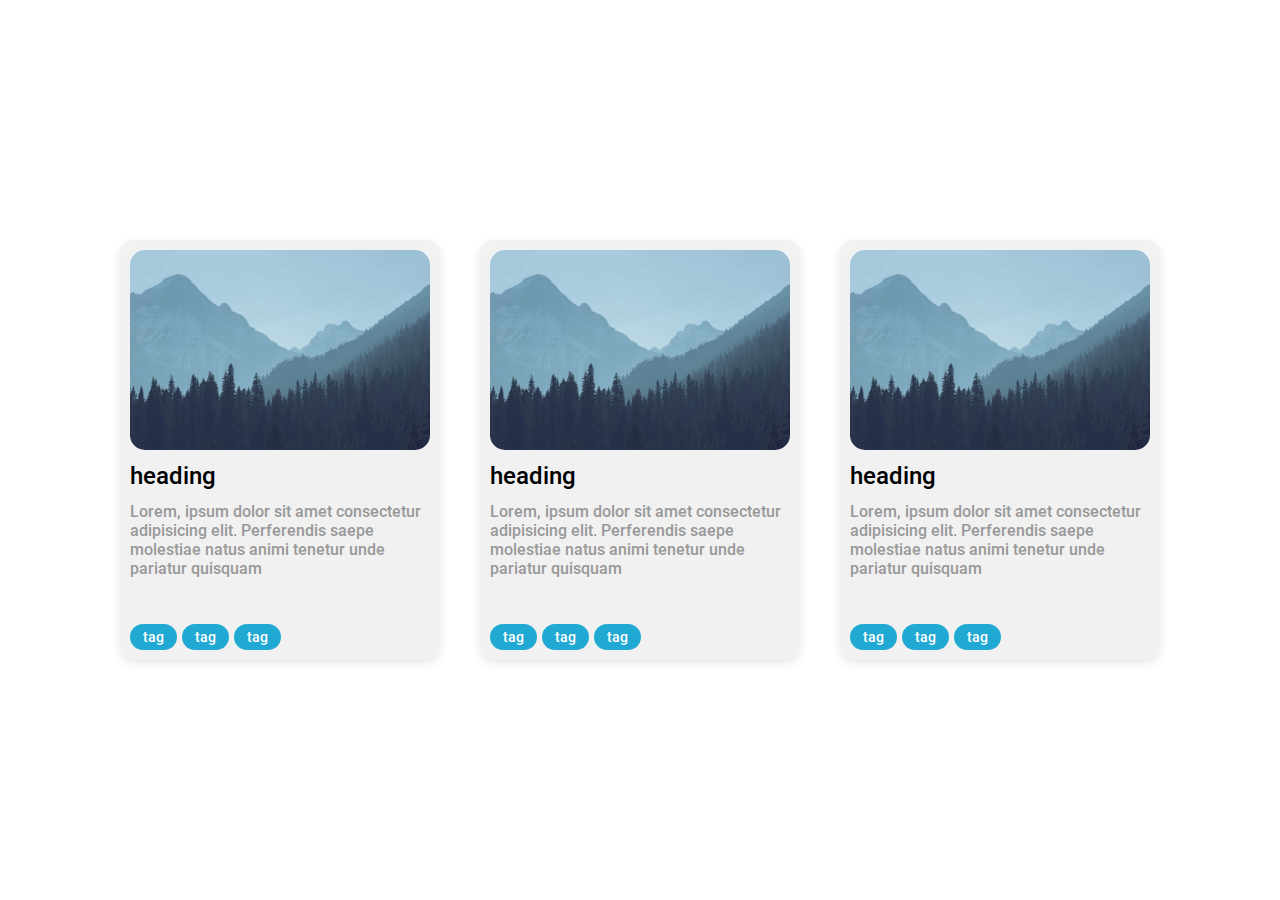
<file: easy-1-card/index.html>
<!DOCTYPE html>
<html lang="en">
	<head>
		<meta charset="UTF-8" />
		<meta name="viewport" content="width=device-width, initial-scale=1.0" />
		<link rel="stylesheet" href="style.css" />
		<title>easy 1: card</title>
	</head>
	<body>
		<div id="container">
			<div class="card">
				<img src="./assets/image.jpg" alt="placeholder" />
				<h2>heading</h2>
				<p>
					Lorem, ipsum dolor sit amet consectetur adipisicing elit.
					Perferendis saepe molestiae natus animi tenetur unde
					pariatur quisquam
				</p>
				<div class="tags">
					<span>tag</span>
					<span>tag</span>
					<span>tag</span>
				</div>
			</div>
			<div class="card">
				<img src="./assets/image.jpg" alt="placeholder" />
				<h2>heading</h2>
				<p>
					Lorem, ipsum dolor sit amet consectetur adipisicing elit.
					Perferendis saepe molestiae natus animi tenetur unde
					pariatur quisquam
				</p>
				<div class="tags">
					<span>tag</span>
					<span>tag</span>
					<span>tag</span>
				</div>
			</div>
			<div class="card">
				<img src="./assets/image.jpg" alt="placeholder" />
				<h2>heading</h2>
				<p>
					Lorem, ipsum dolor sit amet consectetur adipisicing elit.
					Perferendis saepe molestiae natus animi tenetur unde
					pariatur quisquam
				</p>
				<div class="tags">
					<span>tag</span>
					<span>tag</span>
					<span>tag</span>
				</div>
			</div>
		</div>
	</body>
</html>
</file>
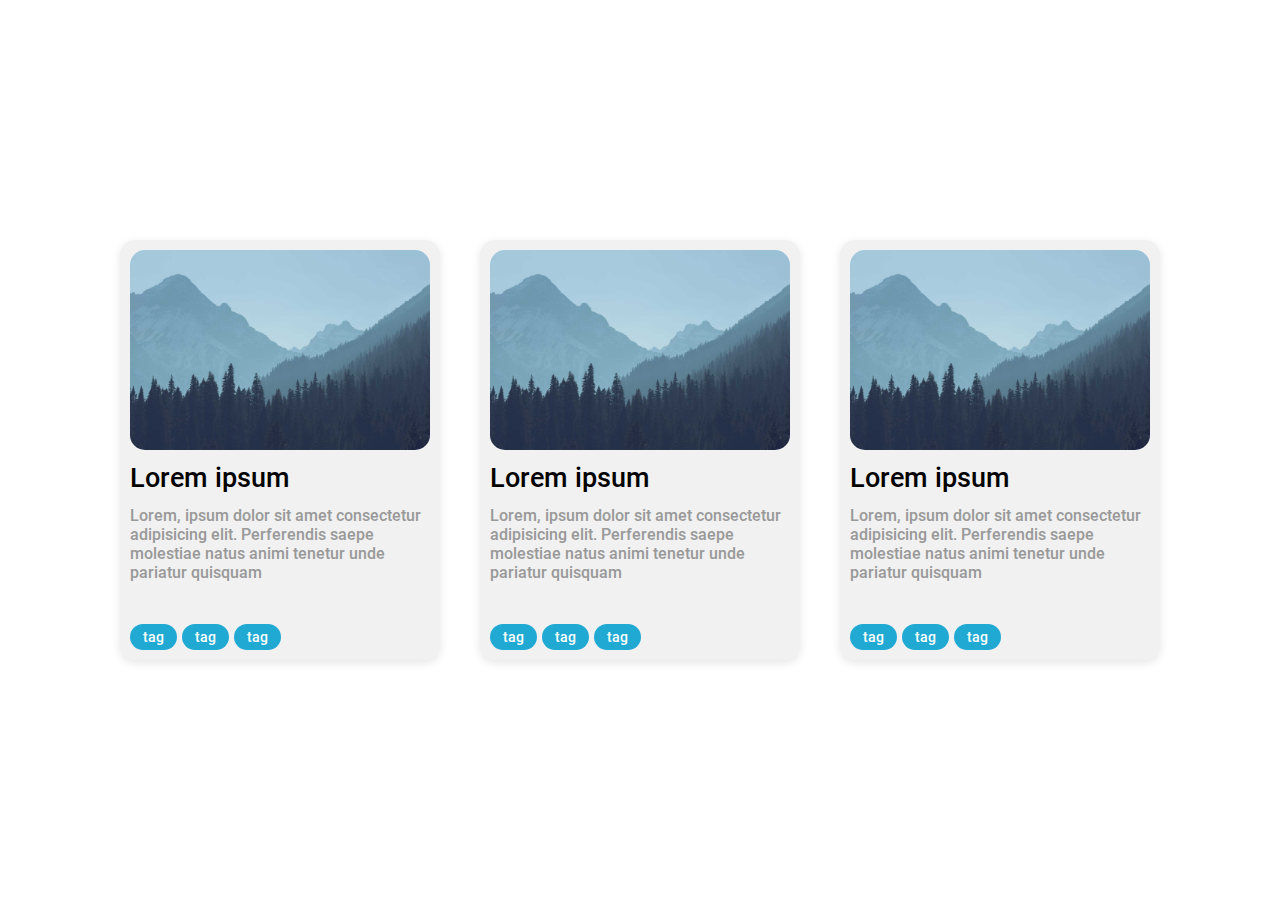
<file: easy-1-cards/index.html>
<!DOCTYPE html>
<html lang="en">
	<head>
		<meta charset="UTF-8" />
		<meta name="viewport" content="width=device-width, initial-scale=1.0" />
		<link rel="stylesheet" href="style.css" />
		<title>easy 1: cards</title>
	</head>
	<body>
		<div id="container">
			<div class="card">
				<img src="./assets/image.jpg" alt="placeholder" />
				<h2>Lorem ipsum</h2>
				<p>
					Lorem, ipsum dolor sit amet consectetur adipisicing elit.
					Perferendis saepe molestiae natus animi tenetur unde
					pariatur quisquam
				</p>
				<div class="tags">
					<span>tag</span>
					<span>tag</span>
					<span>tag</span>
				</div>
			</div>
			<div class="card">
				<img src="./assets/image.jpg" alt="placeholder" />
				<h2>Lorem ipsum</h2>
				<p>
					Lorem, ipsum dolor sit amet consectetur adipisicing elit.
					Perferendis saepe molestiae natus animi tenetur unde
					pariatur quisquam
				</p>
				<div class="tags">
					<span>tag</span>
					<span>tag</span>
					<span>tag</span>
				</div>
			</div>
			<div class="card">
				<img src="./assets/image.jpg" alt="placeholder" />
				<h2>Lorem ipsum</h2>
				<p>
					Lorem, ipsum dolor sit amet consectetur adipisicing elit.
					Perferendis saepe molestiae natus animi tenetur unde
					pariatur quisquam
				</p>
				<div class="tags">
					<span>tag</span>
					<span>tag</span>
					<span>tag</span>
				</div>
			</div>
		</div>
	</body>
</html>
</file>
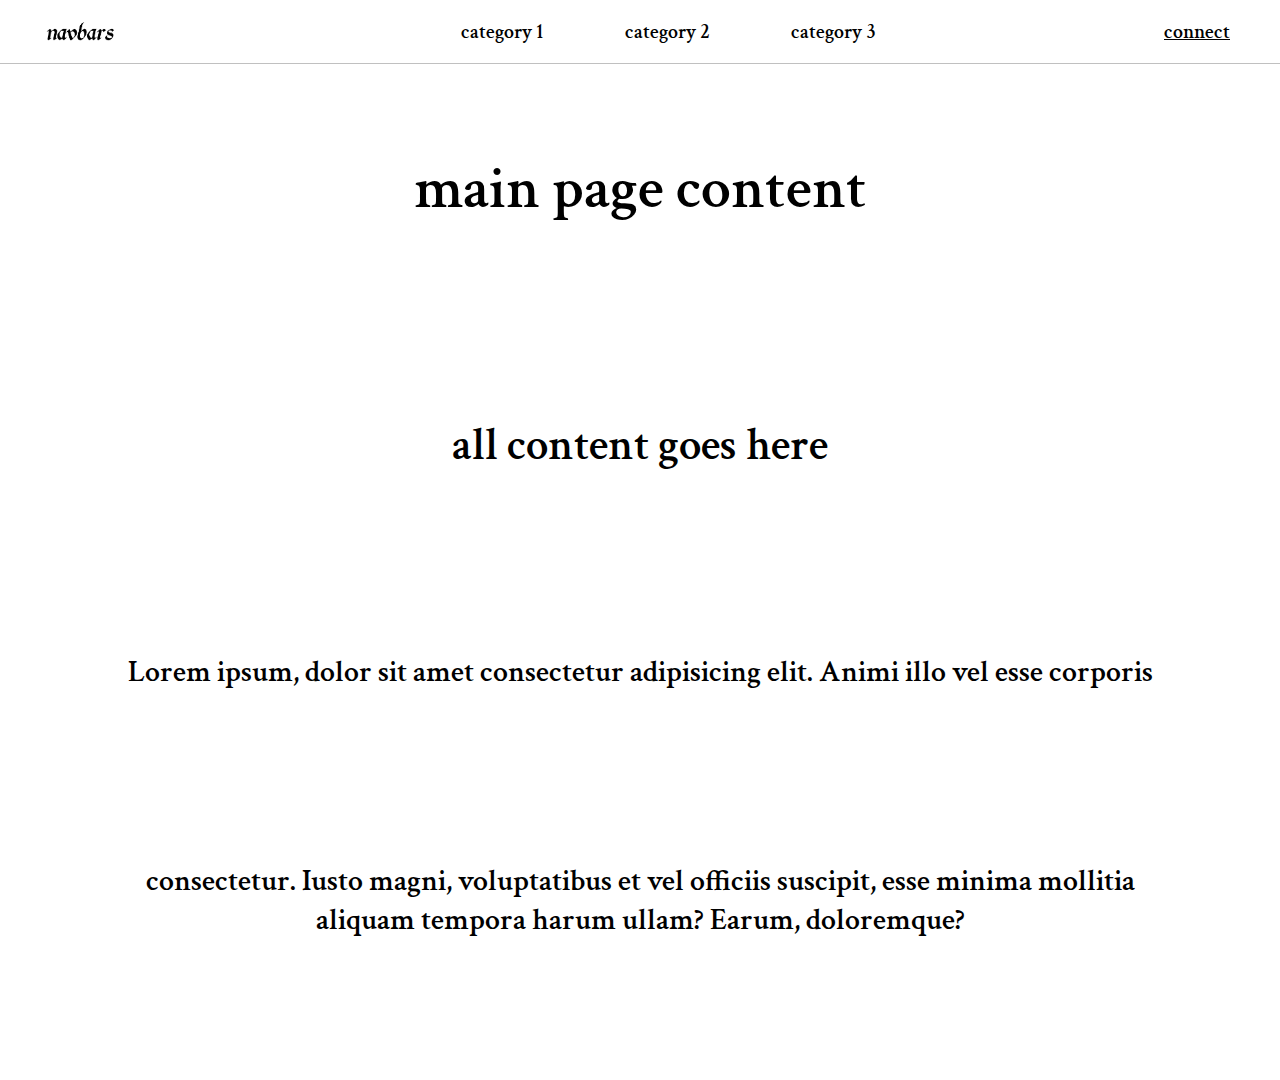
<file: easy-2-navbar/index.html>
<!DOCTYPE html>
<html lang="en">
	<head>
		<meta charset="UTF-8" />
		<meta name="viewport" content="width=device-width, initial-scale=1.0" />
		<link rel="stylesheet" href="style.css" />
		<title>easy 2: navbar</title>
	</head>
	<body>
		<nav>
			<a id="logo" href="#">
				<img src="./assets/logo.png" alt="logo" />
			</a>
			<ul>
				<li>category 1
                    <ul>
                        <li>sub-category 1-1</li>
                        <li>sub-category 1-2</li>
                        <li>sub-category 1-3</li>
                    </ul>
                </li>
				<li>category 2
                    <ul>
                        <li>sub-category 2-1</li>
                        <li>sub-category 2-2</li>
                        <li>sub-category 2-3</li>
                    </ul>
                </li>
				<li>category 3
                    <ul>
                        <li>sub-category 3-1</li>
                        <li>sub-category 3-2</li>
                        <li>sub-category 3-3</li>
                    </ul>
                </li>
			</ul>
			<a id="auth" href="#">connect</a>
		</nav>
		<main>
			<h1>main page content</h1>
			<h2>all content goes here</h2>
			<p>
				Lorem ipsum, dolor sit amet consectetur adipisicing elit. Animi
				illo vel esse corporis
			</p>
			<p>
				consectetur. Iusto magni, voluptatibus et vel officiis suscipit,
				esse minima mollitia aliquam tempora harum ullam? Earum,
				doloremque?
			</p>
		</main>
	</body>
</html>
</file>
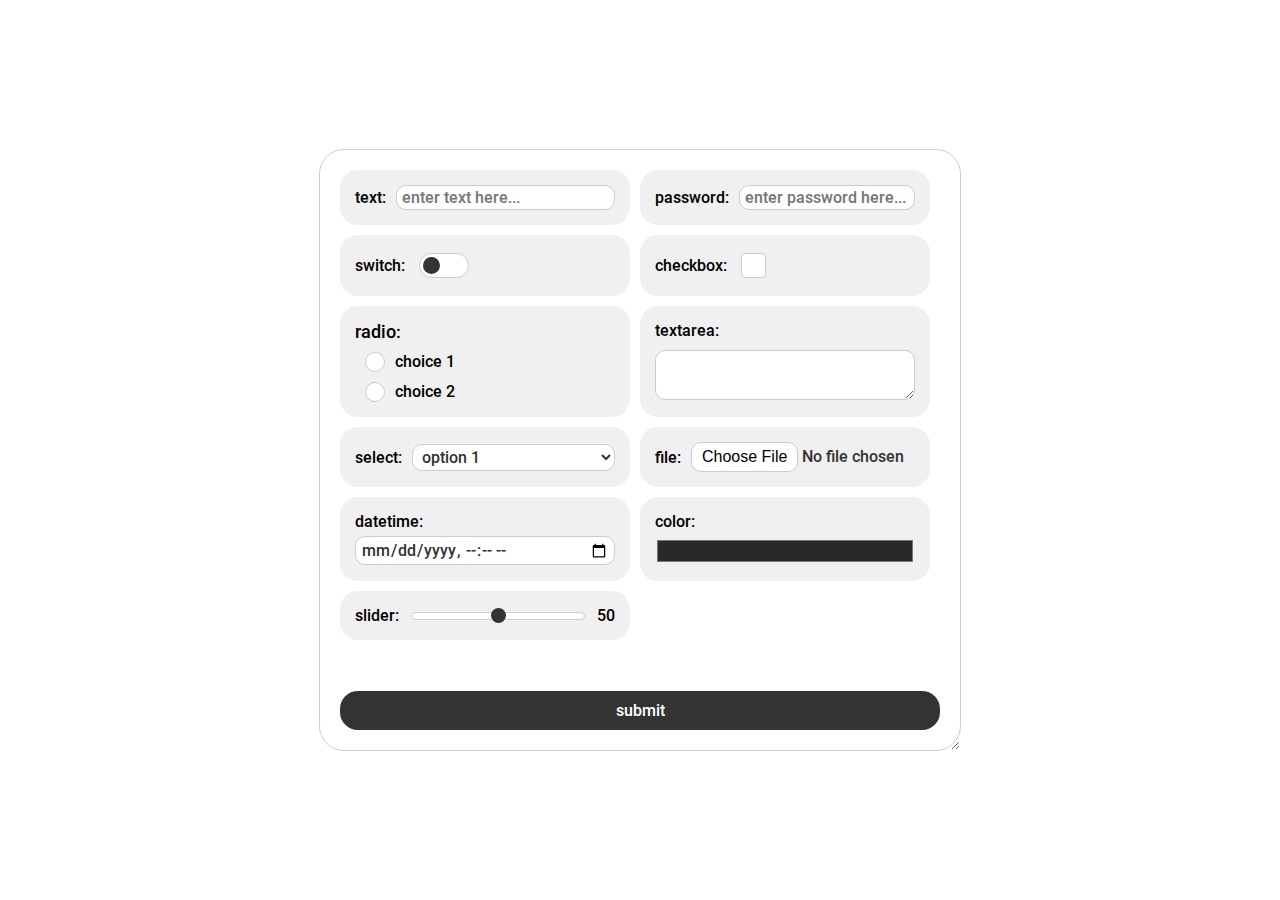
<file: medium-1-form/index.html>
<!DOCTYPE html>
<html lang="en">
	<head>
		<meta charset="UTF-8" />
		<meta name="viewport" content="width=device-width, initial-scale=1.0" />
		<title>medium 1: form</title>
		<link rel="stylesheet" href="style.css" />
		<script defer src="script.js"></script>
	</head>
	<body>
		<form action="">
			<div id="grid">
				<div class="text-section section">
					<label for="text">text:</label>
					<input
						type="text"
						id="text"
						name="text"
						placeholder="enter text here..."
					/>
				</div>
				<div class="password-section section">
					<label for="password">password:</label>
					<input
						type="password"
						id="password"
						name="password"
						placeholder="enter password here..."
					/>
				</div>
				<div class="switch-section section">
					<label for="switch">switch:</label>
					<input type="checkbox" id="switch" name="switch" />
				</div>
				<div class="checkbox-section section">
					<label for="checkbox">checkbox:</label>
					<input type="checkbox" id="checkbox" name="checkbox" />
				</div>
				<div class="radio-section section">
					<h2>radio:</h2>
					<input
						type="radio"
						name="radio"
						id="radio-1"
						value="choice-1"
					/>
					<label for="radio-1">choice 1</label>
					<input
						type="radio"
						name="radio"
						id="radio-2"
						value="choice-2"
					/>
					<label for="radio-2">choice 2</label>
				</div>
				<div class="textarea-section section">
					<label for="textarea">textarea:</label>
					<textarea name="textarea" id="textarea" rows="2"></textarea>
				</div>
				<div class="select-section section">
					<label for="select">select:</label>
					<select name="select" id="select">
						<option value="option-1">option 1</option>
						<option value="option-2">option 2</option>
						<option value="option-3">option 3</option>
					</select>
				</div>
				<div class="file-section section">
					<label for="file">file:</label>
					<input type="file" id="file" name="file" />
				</div>
				<div class="datetime-section section">
					<label for="datetime">datetime:</label>
					<input
						type="datetime-local"
						id="datetime"
						name="datetime"
					/>
				</div>
				<div class="color-section section">
					<label for="color">color:</label>
					<input
						type="color"
						id="color"
						name="color"
						value="#292929"
					/>
				</div>
				<div class="slider-section section">
					<label for="slider">slider:</label>
					<input
						type="range"
						id="slider"
						name="slider"
						min="0"
						max="100"
						step="1"
						value="50"
					/>
					<span id="slider-value">50</span>
				</div>
                <div class="submit-section">
                    <input class="submit-button" type="submit" value="submit" />
                </div>
			</div>
		</form>
	</body>
</html>
</file>
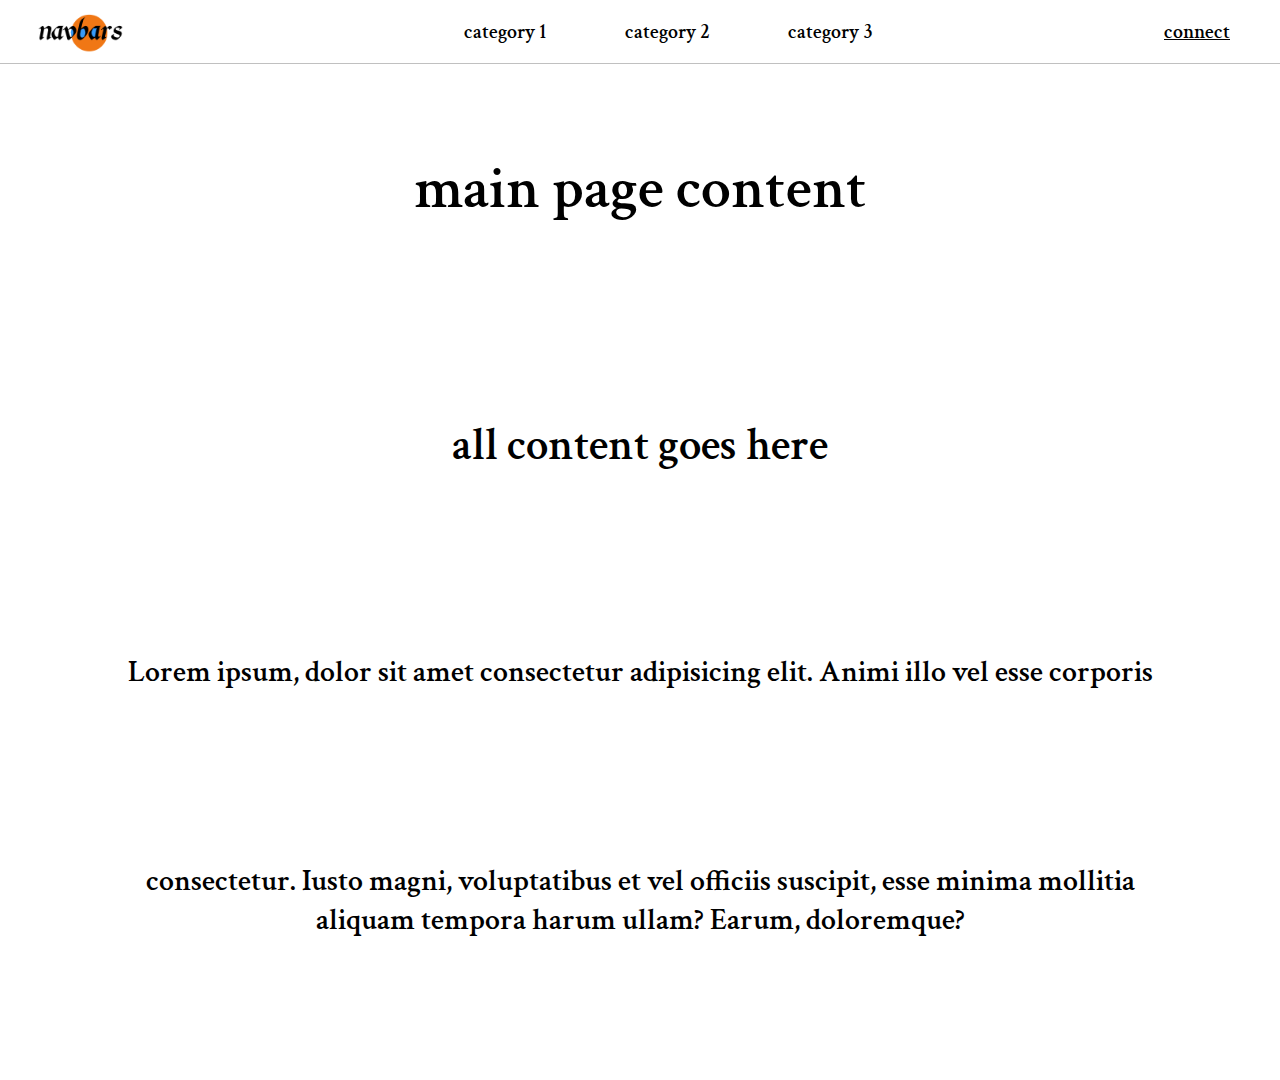
<file: medium-1-navbar/index.html>
<!DOCTYPE html>
<html lang="en">
	<head>
		<meta charset="UTF-8" />
		<meta name="viewport" content="width=device-width, initial-scale=1.0" />
		<link rel="stylesheet" href="style.css" />
		<title>medium 1 navbar</title>
	</head>
	<body>
		<nav>
			<a id="logo" href="#">
				<img src="./assets/logo.png" alt="logo" />
			</a>
			<ul>
				<li>category 1
                    <ul>
                        <li>sub-category 1-1</li>
                        <li>sub-category 1-2</li>
                        <li>sub-category 1-3</li>
                    </ul>
                </li>
				<li>category 2
                    <ul>
                        <li>sub-category 2-1</li>
                        <li>sub-category 2-2</li>
                        <li>sub-category 2-3</li>
                    </ul>
                </li>
				<li>category 3
                    <ul>
                        <li>sub-category 3-1</li>
                        <li>sub-category 3-2</li>
                        <li>sub-category 3-3</li>
                    </ul>
                </li>
			</ul>
			<a id="auth" href="#">connect</a>
		</nav>
		<main>
			<h1>main page content</h1>
			<h2>all content goes here</h2>
			<p>
				Lorem ipsum, dolor sit amet consectetur adipisicing elit. Animi
				illo vel esse corporis
			</p>
			<p>
				consectetur. Iusto magni, voluptatibus et vel officiis suscipit,
				esse minima mollitia aliquam tempora harum ullam? Earum,
				doloremque?
			</p>
		</main>
	</body>
</html>
</file>
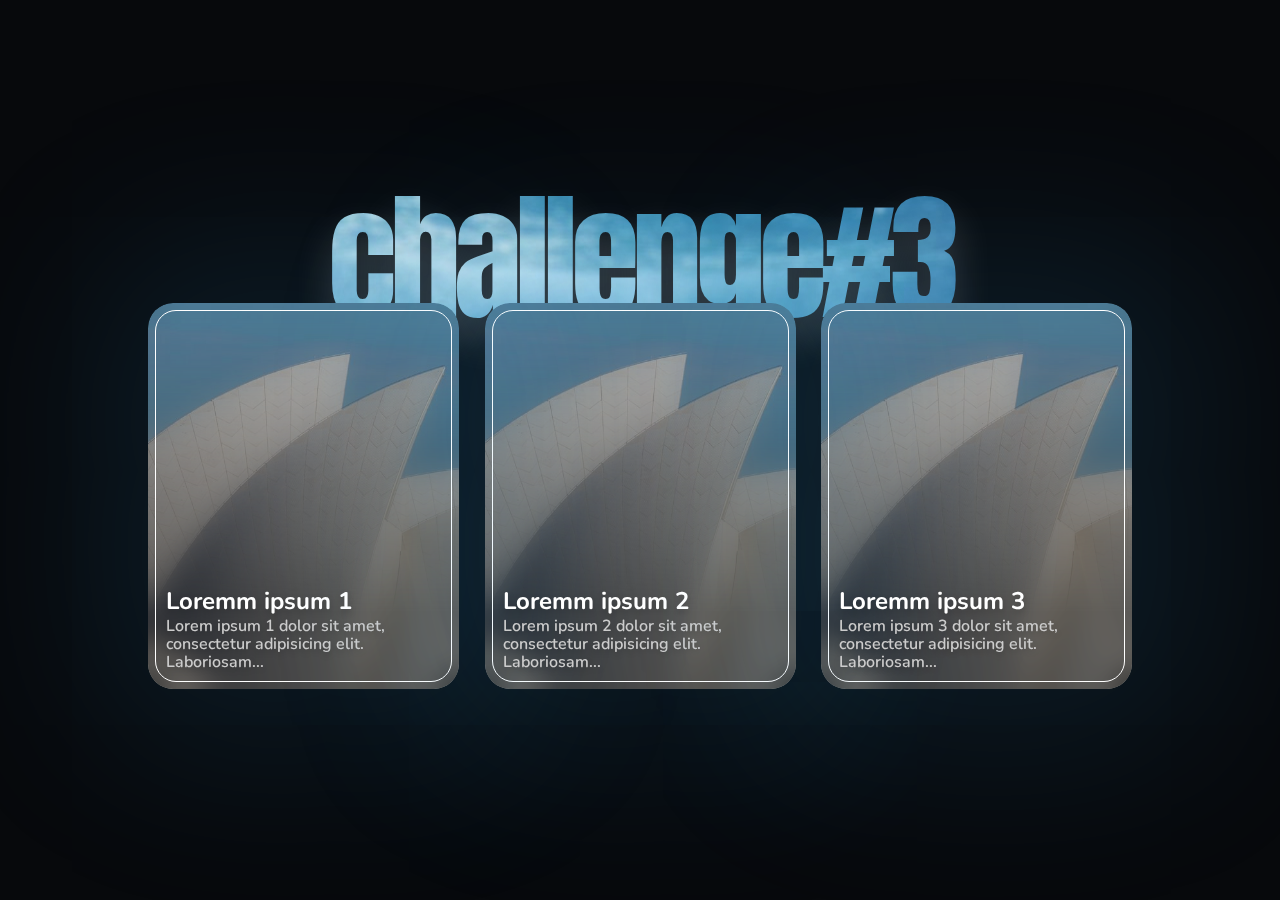
<file: medium-2-card/index.html>
<!DOCTYPE html>
<html lang="en">
	<head>
		<meta charset="UTF-8" />
		<meta name="viewport" content="width=device-width, initial-scale=1.0" />
		<link rel="stylesheet" href="style.css" />
		<script src="script.js" defer></script>
		<title>medium 2: card</title>
	</head>
	<body>
		<h1>challenge#3</h1>
		<div id="container">
			<div class="card">
				<h2>Loremm ipsum 1</h2>
				<p class="content">
					Lorem ipsum 1 dolor sit amet, consectetur adipisicing elit.
					Laboriosam dolorum doloremque officia itaque, vero numquam
					atque minima necessitatibus vitae, asperiores, odit a magnam
					non unde repellendus delectus animi ipsa iusto?
				</p>
				<img src="./assets/image.jpg" alt="placeholder" />
			</div>
			<div class="card">
				<h2>Loremm ipsum 2</h2>
				<p class="content">
					Lorem ipsum 2 dolor sit amet, consectetur adipisicing elit.
					Laboriosam dolorum doloremque officia itaque, vero numquam
					atque minima necessitatibus vitae, asperiores, odit a magnam
					non unde repellendus delectus animi ipsa iusto?
				</p>
				<img src="./assets/image.jpg" alt="placeholder" />
			</div>
			<div class="card">
				<h2>Loremm ipsum 3</h2>
				<p class="content">
					Lorem ipsum 3 dolor sit amet, consectetur adipisicing elit.
					Laboriosam dolorum doloremque officia itaque, vero numquam
					atque minima necessitatibus vitae, asperiores, odit a magnam
					non unde repellendus delectus animi ipsa iusto?
				</p>
				<img src="./assets/image.jpg" alt="placeholder" />
			</div>
		</div>
	</body>
</html>
</file>
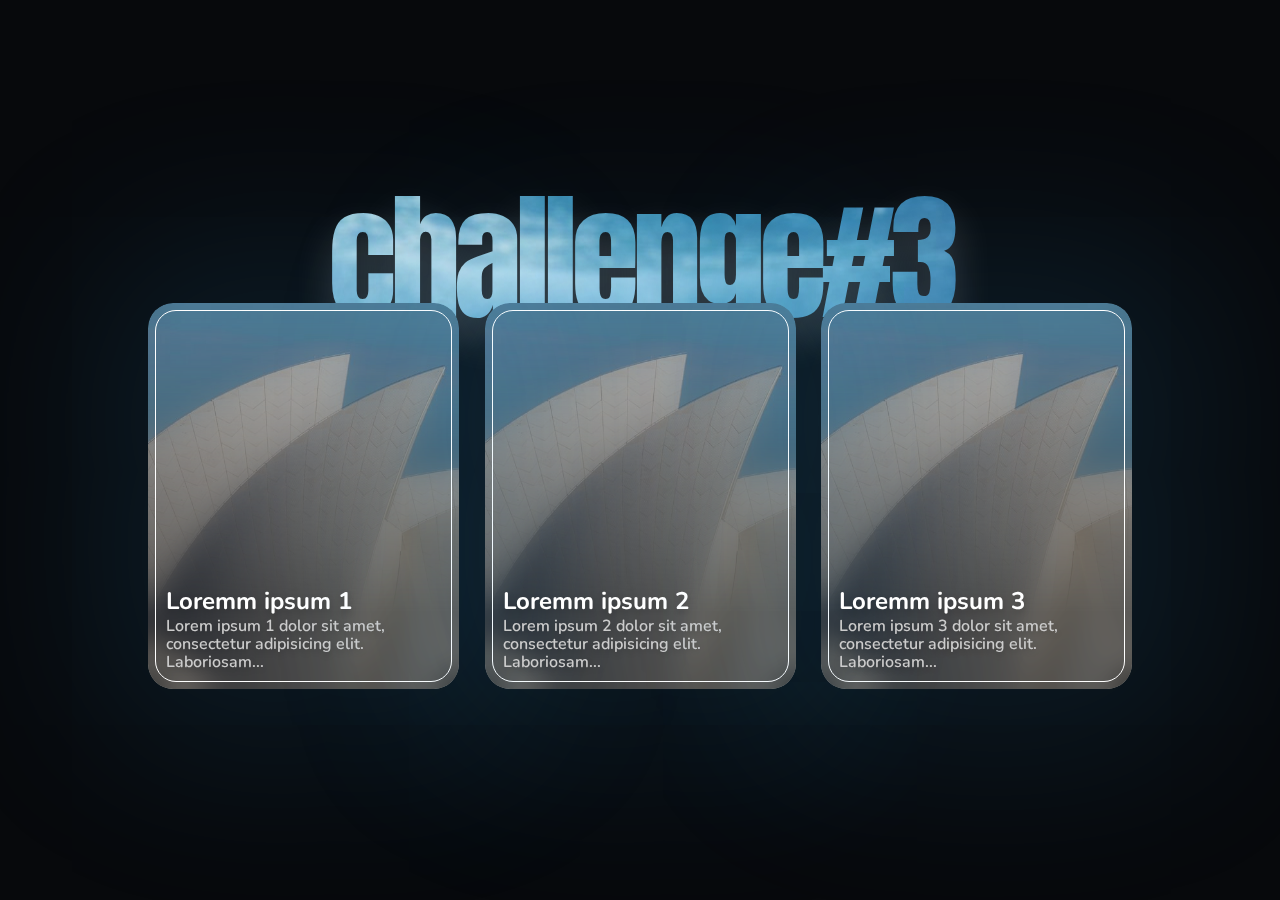
<file: medium-2-cards/index.html>
<!DOCTYPE html>
<html lang="en">
	<head>
		<meta charset="UTF-8" />
		<meta name="viewport" content="width=device-width, initial-scale=1.0" />
		<link rel="stylesheet" href="style.css" />
		<script src="script.js" defer></script>
		<title>medium 2: cards</title>
	</head>
	<body>
		<h1>challenge#3</h1>
		<div id="container">
			<div class="card">
				<h2>Loremm ipsum 1</h2>
				<p class="content">
					Lorem ipsum 1 dolor sit amet, consectetur adipisicing elit.
					Laboriosam dolorum doloremque officia itaque, vero numquam
					atque minima necessitatibus vitae, asperiores, odit a magnam
					non unde repellendus delectus animi ipsa iusto?
				</p>
				<img src="./assets/image.jpg" alt="placeholder" />
			</div>
			<div class="card">
				<h2>Loremm ipsum 2</h2>
				<p class="content">
					Lorem ipsum 2 dolor sit amet, consectetur adipisicing elit.
					Laboriosam dolorum doloremque officia itaque, vero numquam
					atque minima necessitatibus vitae, asperiores, odit a magnam
					non unde repellendus delectus animi ipsa iusto?
				</p>
				<img src="./assets/image.jpg" alt="placeholder" />
			</div>
			<div class="card">
				<h2>Loremm ipsum 3</h2>
				<p class="content">
					Lorem ipsum 3 dolor sit amet, consectetur adipisicing elit.
					Laboriosam dolorum doloremque officia itaque, vero numquam
					atque minima necessitatibus vitae, asperiores, odit a magnam
					non unde repellendus delectus animi ipsa iusto?
				</p>
				<img src="./assets/image.jpg" alt="placeholder" />
			</div>
		</div>
	</body>
</html>
</file>
<file: easy-1-card/style.css>
@font-face {
	font-family: custom-font;
	src: url('./assets/font.ttf');
}
body {
	font-family: custom-font, sans-serif;
    margin: 0;
}

#container {
    height: 100vh;
    padding: 0 50px;
	display: flex;
	justify-content: center;
	align-content: center;
    gap: 40px;
    flex-wrap: wrap;
}

.card {
	width: 300px;
	height: 400px;
    padding: 10px;
	border-radius: 15px;
	background-color: #f1f1f1;
	box-shadow: 0 3px 10px rgba(0, 0, 0, 0.1);
    display: flex;
    flex-direction: column;

	img {
        width: 100%;
		border-radius: 15px;
	}

	h2 {
        font-weight: 400;
		font-size: 24px;
        margin: 12px 0;
	}

    p{
        color: #999;
        margin: 0;
    }
    .tags{
        display: flex;
        margin-top: auto;
        gap: 5px;

        span{
            padding: 5px 13px;
            border: none;
            border-radius: 100px;
            background-color: #20a9d3;
            color: white;
            cursor: pointer;
            user-select: none;
            font-size: 14px;
        }
    }
}
</file>
<file: easy-1-cards/style.css>
@font-face {
	font-family: custom-font;
	src: url('./assets/font.ttf');
}
body {
	font-family: custom-font, sans-serif;
    margin: 0;
    box-sizing: border-box;
}

#container {
    min-height: 100vh;
    padding: 20px 50px;
	display: flex;
	justify-content: center;
	align-content: center;
    gap: 40px;
    flex-wrap: wrap;
    box-sizing: border-box;
}

.card {
	width: 300px;
	height: 400px;
    padding: 10px;
	border-radius: 15px;
	background-color: #f1f1f1;
	box-shadow: 0 3px 10px rgba(0, 0, 0, 0.1);
    display: flex;
    flex-direction: column;

	img {
        width: 100%;
        height: 50%;
        border-radius: 15px;
        object-fit: cover;
	}

	h2 {
        font-weight: 400;
		font-size: 1.7rem;
        margin: 12px 0;
	}

    p{
        color: #999;
        margin: 0;
    }
    .tags{
        display: flex;
        margin-top: auto;
        gap: 5px;

        span{
            padding: 5px 13px;
            border: none;
            border-radius: 100px;
            background-color: #20a9d3;
            color: white;
            cursor: pointer;
            user-select: none;
            font-size: 14px;
        }
    }
}
</file>
<file: easy-2-navbar/style.css>
@font-face {
	font-family: custom-font;
	src: url('./assets/font.ttf');
}

body {
	margin: 0;
	font-family: custom-font, cursive, serif;
	font-size: 20px;
}
nav {
	position: fixed;
	top: 0;
	left: 0;
	width: 100%;
	height: 64px;
	background-color: white;
	border-bottom: solid 1px #c0c0c0;
	display: flex;
	justify-content: space-between;
	align-items: center;
	padding: 0 30px;
	box-sizing: border-box;

	#logo {
		height: 80%;

		img {
			height: 100%;
		}
	}

	ul {
		display: flex;
		justify-content: space-evenly;
		width: 40%;
		height: 100%;
		gap: 10px;

		li {
			cursor: pointer;
			white-space: nowrap;
			height: 100%;
			width: 100%;
			display: flex;
			align-items: center;
			justify-content: center;
			position: relative;

			ul {
				display: none;
				flex-direction: column;
				justify-items: center;
				position: absolute;
				top: 100%;
				left: 50%;
				min-width: 100%;
				width: fit-content;
				height: auto;
				background-color: white;
				border: solid 1px #c0c0c0;
				padding: 0;
				margin: 0;
				z-index: 1;
				box-sizing: border-box;
				transform: translate(-50%, 0);
				li {
					width: auto;
					padding: 10px;
					&:hover {
						background-color: #f0f0f0;
					}
				}
			}
		}
		li:hover,
		li:has(ul:hover) {
			background-color: #f0f0f0;
			ul {
				display: flex;
			}
		}
	}

	#auth {
		color: black;
		text-decoration: underline 1px;
		margin-right: 20px;
	}
}
main {
	display: flex;
	flex-direction: column;
	justify-content: space-evenly;
	align-items: center;
	text-align: center;
	height: 120vh;
	font-size: 30px;
	padding: 0 100px;
}
</file>
<file: medium-1-form/style.css>
@font-face {
	font-family: custom-font;
	src: url('./assets/font.ttf');
}

*::selection {
	background-color: #1a8ed1;
	color: #fff;
}

body {
	font-family: custom-font;
	display: flex;
	justify-content: center;
	align-items: center;
	min-height: 100vh;
	margin: 0;
	padding: 20px;
	box-sizing: border-box;
}

form {
	width: 600px;
	height: 550px;
	padding: 20px;
	border: 1px solid #ccc;
	border-radius: 25px;
	overflow: auto;
	resize: both;
	container-type: size;
	padding-bottom: 30px;

	#grid {
		display: grid;
		grid-template-columns: 1fr;
		grid-template-rows: repeat(50, auto) 1fr;
		height: 100%;
	}
	@container (min-width: 550px) {
		#grid {
			grid-template-columns: 1fr 1fr;
		}
		.section {
			margin: 0 10px 10px 0 !important;
		}
	}
	.section {
		background-color: #f0f0f0;
		padding: 15px;
		border-radius: 18px;
		margin: 0 0 10px 0;
	}
	input {
		font-family: custom-font;
		font-size: 16px;
		color: #333;
	}
	input:focus,
	textarea:focus {
		outline: none;
	}
	.text-section,
	.password-section {
		display: flex;
		align-items: center;
		gap: 10px;
		input {
			width: 100%;
			border-radius: 10px;
			border: solid 1px #ccc;
			padding: 2px 5px;
		}
	}
	.switch-section {
		display: flex;
		align-items: center;
		gap: 10px;

		input {
			appearance: none;
			width: 50px;
			height: 25px;
			border-radius: 100px;
			border: 1px solid #ccc;
			outline: none;
			cursor: pointer;
			background-color: #fff;
			transition: background 300ms ease;
			padding: 3px;
			box-sizing: border-box;

			&::before {
				content: '';
				display: block;
				height: 100%;
				aspect-ratio: 1/1;
				border-radius: 50%;
				background-color: #333;
				transition: transform 300ms ease, background 300ms ease;
				transform: translateX(0);
			}
		}

		input:checked {
			background-color: #333;

			&::before {
				background-color: #fff;
				transform: translateX(calc(50px - 25px));
			}
		}
	}
	.checkbox-section {
		display: flex;
		align-items: center;
		gap: 10px;

		input {
			appearance: none;
			width: 25px;
			height: 25px;
			border-radius: 4px;
			border: 1px solid #ccc;
			outline: none;
			cursor: pointer;
			background-color: #fff;
			transition: background 300ms ease;
			padding: 3px;
			box-sizing: border-box;
		}

		input::before {
			content: '';
			display: block;
			width: 100%;
			height: 100%;
			border-radius: 4px;
			background-color: #fff;
			transition: transform 300ms ease, background 300ms ease;
			transform: scale(0);
		}

		input:checked::before {
			background-color: #333;
			transform: scale(1);
		}
	}
	.radio-section {
		display: grid;
		grid-template-columns: auto 1fr;
		gap: 10px;

		h2 {
			font-size: 18px;
			grid-column: 1/-1;
			margin: 0;
			font-weight: normal;
		}
		input {
			appearance: none;
			width: 20px;
			height: 20px;
			border-radius: 50%;
			border: 1px solid #ccc;
			outline: none;
			cursor: pointer;
			background-color: #fff;
			transition: background 300ms ease;
			padding: 3px;
			margin: 0 0 0 10px;
			box-sizing: border-box;
			&:before {
				content: '';
				display: block;
				width: 100%;
				height: 100%;
				border-radius: 50%;
				background-color: #fff;
				transition: transform 300ms ease, background 300ms ease;
				transform: scale(0);
			}
		}

		input:checked::before {
			background-color: #333;
			transform: scale(1);
		}
	}
	.textarea-section {
		display: flex;
		flex-direction: column;
		gap: 10px;

		textarea {
			box-sizing: border-box;
			width: 100%;
			border-radius: 10px;
			border: solid 1px #ccc;
			padding: 5px;
			resize: vertical;
			font-family: custom-font;
			font-size: 16px;
			color: #333;
		}
	}
	.select-section {
		display: flex;
		align-items: center;
		gap: 10px;
		position: relative;

		select {
			width: 100%;
			border-radius: 10px;
			border: solid 1px #ccc;
			padding: 2px 5px 2px 5px;
			background-color: #fff;
			cursor: pointer;
			font-family: custom-font;
			font-size: 16px;
			color: #333;

			&:focus {
				outline: none;
			}
		}
		option {
			font-family: custom-font;
			font-size: 16px;
			color: #333;
			padding: 5px;
		}
	}
	.file-section {
		display: flex;
		align-items: center;
		gap: 10px;

		input {
			width: 100%;
		}
		input::-webkit-file-upload-button {
			border: solid 1px #ccc;
			border-radius: 10px;
			padding: 5px 10px;
			background-color: #fff;
			cursor: pointer;
		}
	}
	.datetime-section {
		display: flex;
		flex-direction: column;
		gap: 5px;

		input {
			border-radius: 10px;
			padding: 3px 5px;
			border: solid 1px #ccc;
		}
	}
	.color-section {
		display: flex;
		flex-direction: column;
		gap: 5px;

		input {
			padding: 0;
			width: 100%;
			height: 30px;
			border: none;
			background: transparent;

			&::-webkit-color-swatch-wrapper {
				border: none;
			}
		}
	}
	.slider-section {
		display: flex;
		align-items: center;
		gap: 10px;

		input {
			appearance: none;
			-webkit-appearance: none;
			width: 100%;
			height: 8px;
			border-radius: 100px;
			border: 1px solid #ccc;
			outline: none;
			cursor: pointer;
			background-color: #fff;
			padding: 3px;
			box-sizing: border-box;

			&::-webkit-slider-thumb {
				appearance: none;
				-webkit-appearance: none;
				appearance: none;
				width: 15px;
				height: 15px;
				border-radius: 50%;
				background-color: #333;
				cursor: pointer;
			}
		}
	}
	.submit-section {
		grid-column: 1/-1;
		grid-row: -2/-1;
		height: 100%;
		display: flex;
		align-items: end;
		margin: 10px 0;

		input {
			width: 100%;
			padding: 10px;
			border-radius: 18px;
			border: none;
			background-color: #333;
			color: #fff;
			cursor: pointer;
			font-size: 16px;
			font-family: custom-font;
			transition: outline 300ms ease;
			outline: solid 2px transparent;

			&:hover {
				outline: solid 2px #1a8ed1;
			}
		}
	}
}

@media screen and (max-aspect-ratio: 2/3) {
	body {
		display: block;
	}
	form {
		resize: none;
		container-type: normal;
		overflow: visible;
		width: 100% !important;
		height: fit-content !important;
		box-sizing: border-box;
		margin: 30px 0;
		#grid {
			grid-template-columns: 1fr;
		}
	}
}
</file>
<file: medium-1-navbar/style.css>
@font-face {
	font-family: custom-font;
	src: url('./assets/font.ttf');
}

body {
	margin: 0;
	font-family: custom-font, cursive, serif;
	font-size: 20px;
}
nav {
	position: fixed;
	top: 0;
	left: 0;
	width: 100%;
	height: 64px;
	background-color: white;
	border-bottom: solid 1px #c0c0c0;
	display: flex;
	justify-content: space-between;
	align-items: center;
	padding: 0 30px;
	box-sizing: border-box;

	#logo {
		height: 80%;

		img {
			height: 100%;
		}
	}

	ul {
		display: flex;
		justify-content: space-evenly;
		width: 40%;
		height: 100%;

		li {
			cursor: pointer;
			white-space: nowrap;
			height: 100%;
			width: 100%;
			display: flex;
			align-items: center;
			justify-content: center;
			position: relative;
			ul {
				display: none;
				flex-direction: column;
				justify-items: center;
				position: absolute;
				top: 100%;
				left: 50%;
				min-width: 200px;
				width: fit-content;
				height: auto;
				background-color: white;
				border: solid 1px #c0c0c0;
				padding: 0;
				margin: 0;
				z-index: 1;
				box-sizing: border-box;
				transform: translate(-50%, 0);
				li {
					width: auto;
					padding: 10px;
					&:hover {
						background-color: #f0f0f0;
					}
				}
			}
		}
		li:hover,
		li:has(ul:hover) {
			background-color: #f0f0f0;
			ul {
				display: flex;
			}
		}
	}

	#auth {
		color: black;
		text-decoration: underline 1px;
		margin-right: 20px;
	}
}
main {
	display: flex;
	flex-direction: column;
	justify-content: space-evenly;
	align-items: center;
	text-align: center;
	height: 120vh;
	font-size: 30px;
	padding: 0 100px;
}
</file>
<file: medium-2-card/style.css>
@font-face {
	font-family: custom-font;
	src: url('./assets/font.ttf');
}
@font-face {
	font-family: title-font;
	src: url('./assets/title-font.ttf');
}

body {
	font-family: custom-font;
	font-weight: 600;
	display: flex;
	flex-direction: column;
	justify-content: center;
	align-items: center;
	min-height: 100vh;
	margin: 0;
	padding: 30px;
	box-sizing: border-box;
	background-color: #07090c;
}
h1 {
	margin: 0;
	font-size: 140px;
	font-family: title-font;
	font-weight: 500;
	letter-spacing: -7px;
	white-space: nowrap;
	text-align: center;
	text-shadow: #fff3 0 20px 40px;
	position: relative;
	box-sizing: border-box;
	padding: 0 30px;
	user-select: none;
	background: url('./assets/background.jpg') no-repeat center center;
	background-clip: text;
	-webkit-background-clip: text;
	color: transparent;
}
#container {
	width: 100%;
	display: flex;
	justify-content: center;
	align-content: center;
	flex-wrap: wrap;
	transform: translateY(-60px);
	gap: 2cqw;

	.card {
		width: 275px;
		height: 350px;
		position: relative;
		display: flex;
		flex-direction: column;
		justify-content: end;
		padding: 18px;
		border-radius: 25px;
		box-shadow: #3bacf81a 10px 0 180px 70px;
		color: white;
		overflow: hidden;
		text-shadow: #0003 0 3px 7px;

		h2 {
			margin: 0;
		}
		p {
			margin: 0;
			color: #ccc;
			line-height: 18px;
		}

		img {
			width: 100%;
			height: 100%;
			object-fit: cover;
			position: absolute;
			top: 0;
			left: 0;
			transition: filter 800ms ease-out;
			filter: grayscale(0.2) brightness(0.9);
			z-index: -2;
			border-radius: inherit;
		}
		&:hover {
			img {
				filter: grayscale(0) brightness(1);
			}
			&::after {
				backdrop-filter: blur(30px) brightness(0.8);
			}
		}
		&::before {
			content: '';
			position: absolute;
			top: 8px;
			left: 8px;
			width: calc(100% - 16px);
			height: calc(100% - 16px);
			border-radius: 20px;
			outline: solid white 1px;
			z-index: -1;
		}
		&::after {
			content: '';
			position: absolute;
			top: 0;
			left: 0;
			width: 100%;
			height: 100%;
			z-index: -2;
			transition: backdrop-filter 2000ms ease-out;
			backdrop-filter: blur(15px) brightness(0.5);
			mask-image: linear-gradient(0deg, white 20%, transparent 130%);
		}
	}
}
</file>
<file: medium-2-cards/style.css>
@font-face {
	font-family: custom-font;
	src: url('./assets/font.ttf');
}
@font-face {
	font-family: title-font;
	src: url('./assets/title-font.ttf');
}

body {
	font-family: custom-font;
	font-weight: 600;
	display: flex;
	flex-direction: column;
	justify-content: center;
	align-items: center;
	min-height: 100vh;
	margin: 0;
	padding: 30px;
	box-sizing: border-box;
	background-color: #07090c;
}
h1 {
	margin: 0;
	font-size: 140px;
	font-family: title-font;
	font-weight: 500;
	letter-spacing: -7px;
	white-space: nowrap;
	text-align: center;
	text-shadow: #fff3 0 20px 40px;
	position: relative;
	box-sizing: border-box;
	padding: 0 30px;
	user-select: none;
	background: url('./assets/background.jpg') no-repeat center center;
	background-clip: text;
	-webkit-background-clip: text;
	color: transparent;
}
#container {
	width: 100%;
	display: flex;
	justify-content: center;
	align-content: center;
	flex-wrap: wrap;
	transform: translateY(-60px);
	gap: 2cqw;

	.card {
		width: 275px;
		height: 350px;
		position: relative;
		display: flex;
		flex-direction: column;
		justify-content: end;
		padding: 18px;
		border-radius: 25px;
		box-shadow: #3bacf81a 10px 0 180px 70px;
		color: white;
		overflow: hidden;
		text-shadow: #0003 0 3px 7px;

		h2 {
			margin: 0;
		}
		p {
			margin: 0;
			color: #ccc;
			line-height: 18px;
		}

		img {
			width: 100%;
			height: 100%;
			object-fit: cover;
			position: absolute;
			top: 0;
			left: 0;
			transition: filter 800ms ease-out;
			filter: grayscale(0.2) brightness(0.9);
			z-index: -2;
			border-radius: inherit;
		}
		&:hover {
			img {
				filter: grayscale(0) brightness(1);
			}
			&::after {
				backdrop-filter: blur(30px) brightness(0.8);
			}
		}
		&::before {
			content: '';
			position: absolute;
			top: 8px;
			left: 8px;
			width: calc(100% - 16px);
			height: calc(100% - 16px);
			border-radius: 20px;
			outline: solid white 1px;
			z-index: -1;
		}
		&::after {
			content: '';
			position: absolute;
			top: 0;
			left: 0;
			width: 100%;
			height: 100%;
			z-index: -2;
			transition: backdrop-filter 2000ms ease-out;
			backdrop-filter: blur(15px) brightness(0.5);
			mask-image: linear-gradient(0deg, white 20%, transparent 130%);
		}
	}
}
</file>
